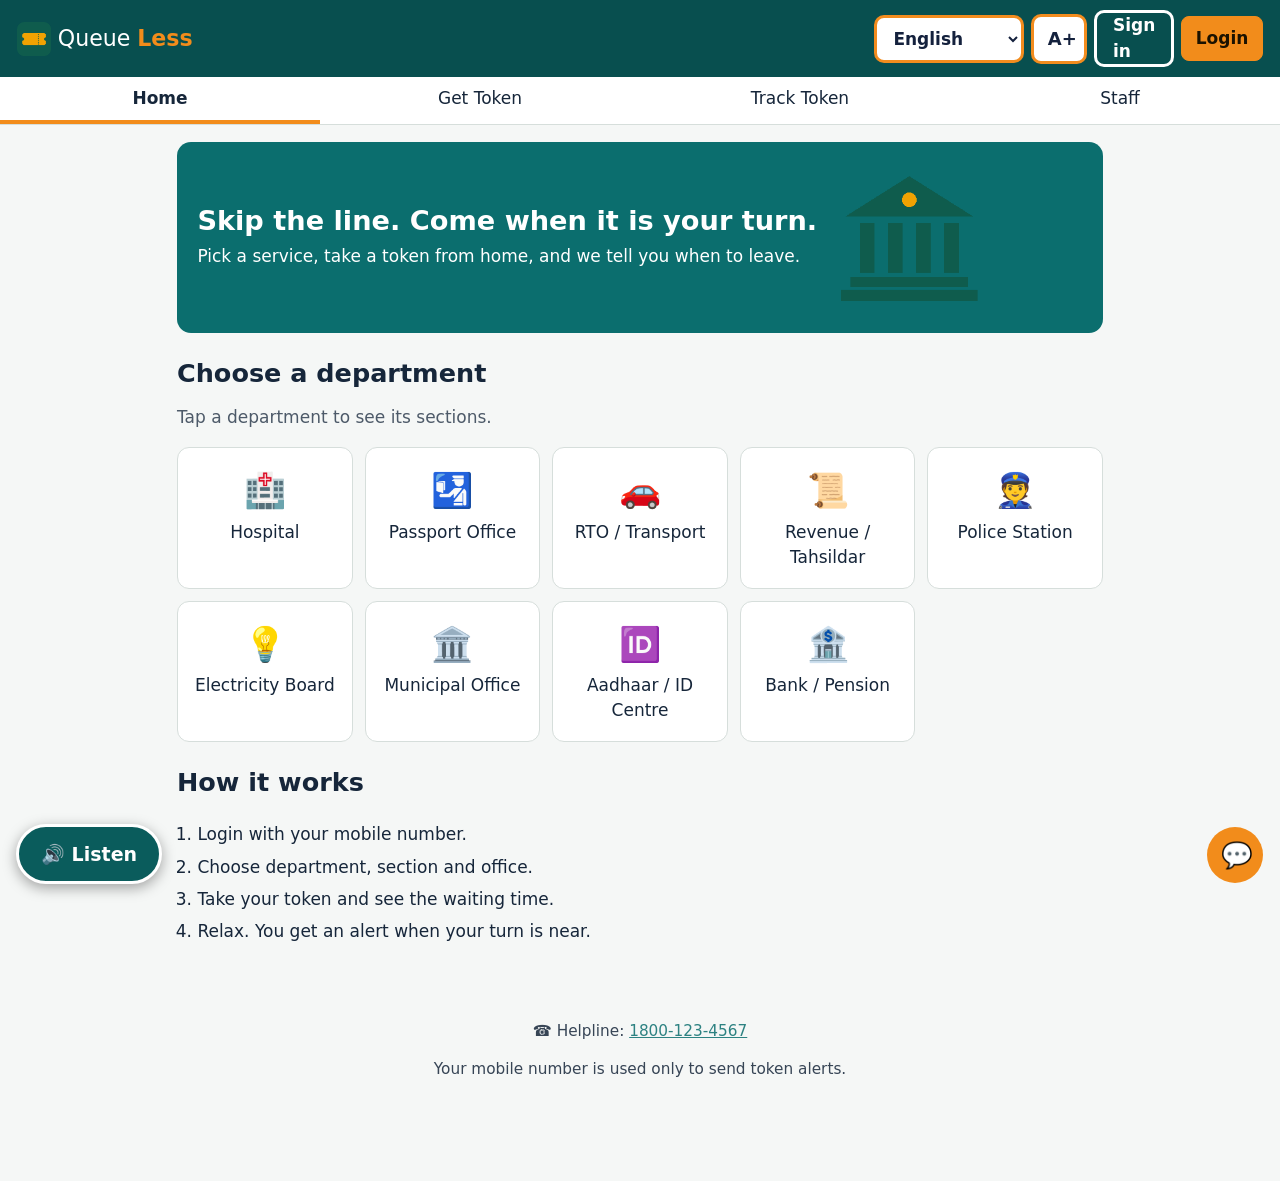
<file: index.html>
<!DOCTYPE html> 
<html lang="en"> 
<head> 
<meta charset="UTF-8"> 
<meta name="viewport" content="width=device-width, initial-scale=1"> 
<title>QueueLess - Wait Smart</title> 
<meta name="description" content="Take a virtual token for government offices and arrive only when your turn is near."> 
<link rel="icon" href="icon.svg"> 
<link rel="stylesheet" href="style.css"> 
<style> 
/* QueueLess visibility fix: language box and A+ button */ 
.top .tools select#lang{background:#fff!important;color:#14213d!important;border:3px solid #f28c1e!important;border-radius:10px!important;font-weight:700!important;font-size:17px!important;min-height:48px!important;padding:6px 12px!important;opacity:1!important} 
#lang option{background:#fff;color:#14213d} 
#lang:hover,#lang:focus{box-shadow:0 0 0 4px rgba(242,140,30,.5)} 
#fontBtn{background:#fff!important;color:#14213d!important;border:3px solid #f28c1e!important;border-radius:10px!important;font-weight:800!important;font-size:18px!important;min-height:48px!important;min-width:56px!important;opacity:1!important} 
#fontBtn:hover{background:#fff4e2!important} 
/* Sign in link */ 
#signinLink{display:inline-flex;align-items:center;min-height:48px;padding:0 16px;border:3px solid #fff;border-radius:10px;color:#fff;font-weight:700;font-size:17px;text-decoration:none;background:transparent} 
#signinLink:hover,#signinLink:focus-visible{background:rgba(255,255,255,.18)} 
</style> 
</head> 
<body> 
<header class="top"> 
  <a class="brand" href="#home"><img src="logo.png" alt="" onerror="this.remove()"> Queue<b>Less</b></a> 
  <div class="tools"> 
    <select id="lang" aria-label="Language"> 
      <option value="en">English</option><option value="hi">हिन्दी</option><option value="te">తెలుగు</option> 
      <option value="kn">ಕನ್ನಡ</option><option value="ta">தமிழ்</option> 
    </select> 
    <button id="fontBtn" aria-label="Larger text">A+</button> 
    <a id="signinLink" href="signin.html">Sign in</a> 
    <button id="userBtn" class="primary" data-i18n="login">Login</button> 
  </div> 
</header> 
 
<nav class="tabs" id="tabs"> 
  <button data-go="home" class="on" data-i18n="home">Home</button> 
  <button data-go="token" data-i18n="token">Get Token</button> 
  <button data-go="track" data-i18n="track">Track Token</button> 
  <button data-go="staff" data-i18n="staff">Staff</button> 
</nav> 
 
<main> 
  <!-- LOGIN --> 
  <dialog id="loginBox"> 
    <h2 data-i18n="login">Login</h2> 
    <label><span data-i18n="mobile">Mobile number</span> 
      <input id="lMobile" type="tel" inputmode="numeric" maxlength="10" placeholder="10-digit number"></label> 
    <button id="sendOtp" class="primary" data-i18n="sendOtp">Send OTP</button> 
    <div id="otpRow" hidden> 
      <label><span data-i18n="otp">Enter OTP</span> <small>(demo: 1234)</small> 
        <input id="lOtp" type="tel" inputmode="numeric" maxlength="4"></label> 
      <button id="verifyOtp" class="primary" data-i18n="verify">Verify</button> 
    </div> 
    <p id="loginMsg" class="msg" role="alert"></p> 
    <button id="closeLogin" class="ghost" data-i18n="close">Close</button> 
  </dialog> 
 
  <!-- HOME --> 
  <section id="home" class="page on"> 
    <div class="hero"> 
      <div> 
        <h1 data-i18n="heroTitle">Skip the line. Come when it is your turn.</h1> 
        <p data-i18n="heroSub">Pick a service, take a token from home, and we tell you when to leave.</p> 
      </div> 
      <img src="government.png" alt="" onerror="this.remove()">
    </div> 
    <h2 data-i18n="chooseDept">Choose a department</h2> 
    <p class="hint" data-i18n="tapDept">Tap a department to see its sections.</p> 
    <div id="deptGrid" class="grid"></div> 
    <div id="branchPanel" class="panel" hidden> 
      <h3 id="branchTitle"></h3> 
      <div id="branchList" class="chips"></div> 
    </div> 
    <h2 data-i18n="steps">How it works</h2> 
    <ol class="steps"> 
      <li data-i18n="s1">Login with your mobile number.</li> 
      <li data-i18n="s2">Choose department, section and office.</li> 
      <li data-i18n="s3">Take your token and see the waiting time.</li> 
      <li data-i18n="s4">Relax. You get an alert when your turn is near.</li> 
    </ol> 
  </section> 
 
  <!-- GET TOKEN --> 
  <section id="token" class="page"> 
    <h2 data-i18n="token">Get Token</h2> 
    <form id="tokenForm" class="form" novalidate> 
      <label><span data-i18n="dept">Department</span><select id="fDept" required></select></label> 
      <label><span data-i18n="branch">Section</span><select id="fBranch" required></select></label> 
      <label><span data-i18n="state">State / UT</span><select id="fState" required></select></label> 
      <label><span data-i18n="district">District</span><input id="fDistrict" list="distList" required placeholder="e.g. Rajkot"></label> 
      <datalist id="distList"></datalist> 
      <label><span data-i18n="office">Office</span><select id="fOffice" required></select></label> 
      <label><span data-i18n="name">Full name</span><input id="fName" required autocomplete="name"></label> 
      <label><span data-i18n="mobile">Mobile number</span><input id="fMobile" type="tel" inputmode="numeric" maxlength="10" required></label> 
      <div id="preview" class="panel" hidden></div> 
      <p id="formMsg" class="msg" role="alert"></p> 
      <button class="primary big" data-i18n="getToken">Get my token</button> 
    </form> 
    <div id="ticket" class="ticket" hidden></div> 
  </section> 
 
  <!-- TRACK --> 
  <section id="track" class="page"> 
    <h2 data-i18n="track">Track Token</h2> 
    <div class="form"> 
      <label><span data-i18n="tokenNo">Token number</span><input id="tIn" placeholder="HOS-CAR-012"></label> 
      <button id="tBtn" class="primary big" data-i18n="track">Track Token</button> 
      <p id="tMsg" class="msg" role="alert"></p> 
      <div id="myTokens" class="chips"></div> 
    </div> 
    <div id="tView" class="ticket" hidden></div> 
  </section> 
 
  <!-- STAFF --> 
  <section id="staff" class="page"> 
    <h2 data-i18n="staff">Staff dashboard</h2> 
    <div id="staffLogin" class="form"> 
      <label><span>Staff PIN</span> <small>(demo: 4321)</small><input id="pin" type="password" inputmode="numeric" maxlength="4"></label> 
      <button id="pinBtn" class="primary" data-i18n="verify">Verify</button> 
      <p id="pinMsg" class="msg"></p> 
    </div> 
    <div id="staffView" hidden> 
      <div class="form row"> 
        <select id="sDept"></select><select id="sBranch"></select> 
      </div> 
      <div id="sBoard" class="ticket"></div> 
    </div> 
  </section> 
</main> 
 
<footer> 
  <p>☎ <span data-i18n="helpline">Helpline</span>: <a href="tel:18001234567">1800-123-4567</a></p> 
  <p data-i18n="privacy">Your mobile number is used only to send token alerts.</p> 
</footer> 
 
<button id="chatBtn" class="chat" aria-label="Help">💬</button> 
<div id="chatBox" class="chatbox" hidden> 
  <div id="chatLog"></div> 
  <div id="chatQs" class="chips"></div> 
</div> 
<div id="toast" role="status" aria-live="polite"></div> 
<script src="script.js"></script> 
<script src="queueless-extras.js"></script> 
</body> 
</html>
</file>
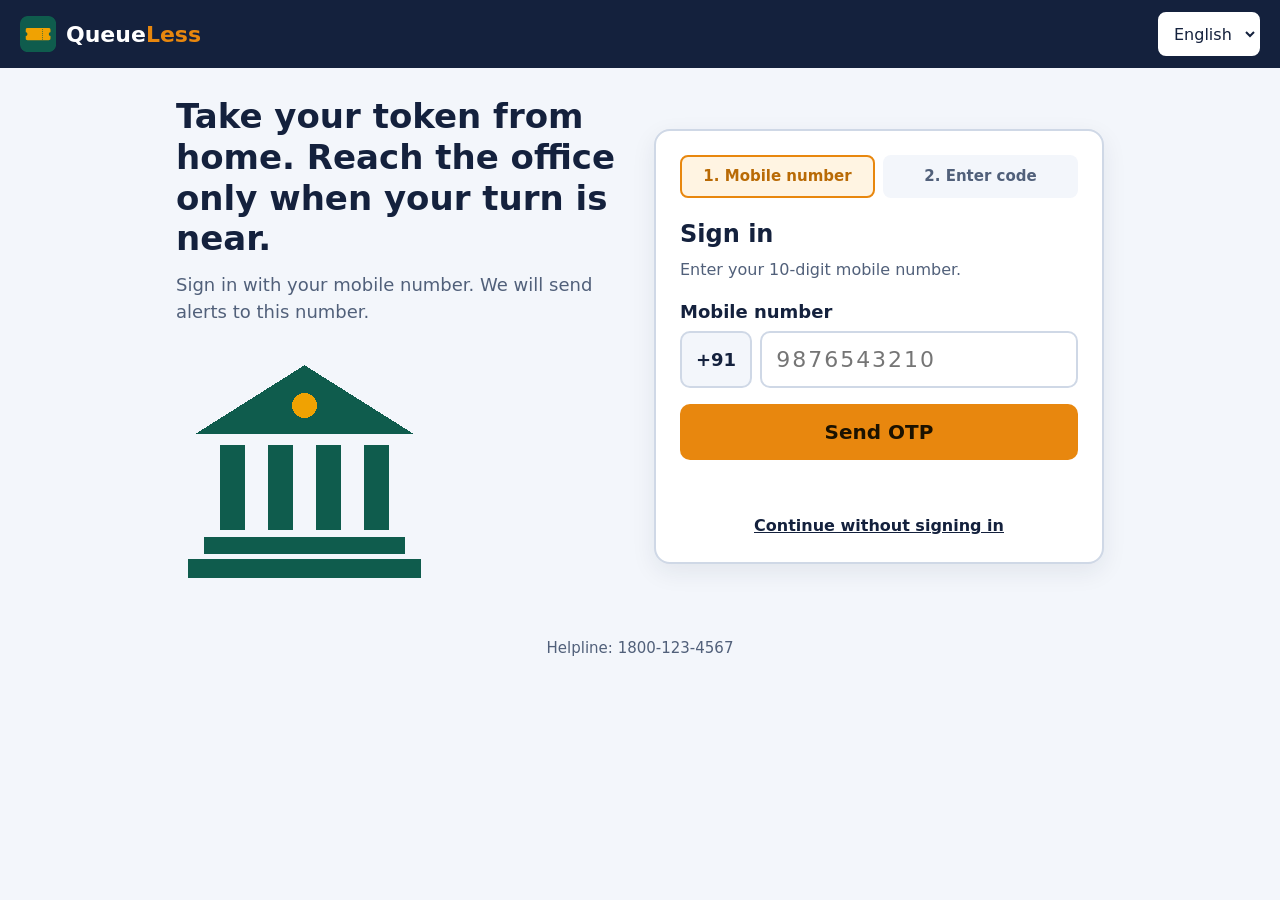
<file: signin.html>
<!DOCTYPE html>
<html lang="en">
<head>
<meta charset="UTF-8">
<meta name="viewport" content="width=device-width, initial-scale=1">
<title>Sign in - QueueLess</title>
<style>
  :root{
    --navy:#14213d; --saffron:#e8870e; --saffron-dark:#b96a05;
    --bg:#f3f6fb; --card:#ffffff; --line:#cfd8e6; --ok:#1b7a3d; --err:#b3261e; --muted:#51607a;
  }
  *{box-sizing:border-box}
  html,body{margin:0;min-height:100%}
  body{
    font-family:"Noto Sans","Segoe UI",system-ui,-apple-system,Roboto,Arial,sans-serif;
    background:var(--bg); color:var(--navy); line-height:1.5; font-size:18px;
  }
  .top{
    background:var(--navy); color:#fff; display:flex; align-items:center;
    justify-content:space-between; gap:12px; padding:12px 20px;
  }
  .brand{display:flex; align-items:center; gap:10px; color:#fff; text-decoration:none; font-size:22px; font-weight:700}
  .brand img{height:36px; width:auto; display:block}
  .brand span b{color:var(--saffron)}
  .lang select{
    font:inherit; font-size:16px; padding:8px 10px; border-radius:8px; border:2px solid #fff;
    background:#fff; color:var(--navy); min-height:44px;
  }
  main{
    max-width:960px; margin:0 auto; padding:28px 16px 40px;
    display:grid; grid-template-columns:1fr 1fr; gap:28px; align-items:center;
  }
  .intro h1{font-size:34px; line-height:1.2; margin:0 0 12px}
  .intro p{color:var(--muted); margin:0 0 16px}
  .intro img{max-width:100%; height:auto; border-radius:12px; display:block}
  .card{
    background:var(--card); border:2px solid var(--line); border-radius:16px; padding:24px;
    box-shadow:0 8px 24px rgba(20,33,61,.08);
  }
  .steps{display:flex; gap:8px; margin:0 0 18px; padding:0; list-style:none}
  .steps li{
    flex:1; padding:8px 10px; border-radius:8px; background:var(--bg); color:var(--muted);
    font-size:15px; font-weight:600; text-align:center; border:2px solid transparent;
  }
  .steps li.on{background:#fff4e2; color:var(--saffron-dark); border-color:var(--saffron)}
  .steps li.done{background:#e6f4ea; color:var(--ok)}
  h2{font-size:24px; margin:0 0 6px}
  .hint{color:var(--muted); font-size:16px; margin:0 0 16px}
  label{display:block; font-weight:700; margin:0 0 6px}
  .phone{display:flex; gap:8px}
  .cc{
    display:flex; align-items:center; padding:0 14px; border:2px solid var(--line);
    border-radius:10px; background:var(--bg); font-weight:700; min-height:56px;
  }
  input{
    font:inherit; font-size:22px; letter-spacing:2px; width:100%; min-height:56px;
    padding:10px 14px; border:2px solid var(--line); border-radius:10px; color:var(--navy);
  }
  input:focus,select:focus,button:focus-visible,a:focus-visible{outline:3px solid var(--saffron); outline-offset:2px}
  .btn{
    display:block; width:100%; margin-top:16px; min-height:56px; border:0; border-radius:10px;
    background:var(--saffron); color:#1b1200; font:inherit; font-weight:700; font-size:20px; cursor:pointer;
  }
  .btn:hover{background:#f29a2e}
  .btn.ghost{background:transparent; border:2px solid var(--line); color:var(--navy); font-size:17px; min-height:48px}
  .btn.ghost:hover{background:var(--bg)}
  .msg{min-height:26px; margin:10px 0 0; font-weight:600; font-size:16px}
  .msg.err{color:var(--err)} .msg.ok{color:var(--ok)}
  .demo{margin-top:14px; padding:10px 12px; background:#fff4e2; border-radius:8px; font-size:15px}
  .skip{text-align:center; margin:18px 0 0; font-size:16px}
  .skip a{color:var(--navy); font-weight:700}
  .hidden{display:none}
  footer{text-align:center; color:var(--muted); font-size:15px; padding:0 16px 28px}
  @media (max-width:760px){
    main{grid-template-columns:1fr; padding-top:18px}
    .intro{order:2} .intro h1{font-size:26px}
  }
  @media (prefers-reduced-motion:reduce){*{transition:none!important;animation:none!important}}
</style>
</head>
<body>

<header class="top">
  <a class="brand" href="index.html" aria-label="QueueLess home">
    <img src="logo.png" alt="" onerror="this.style.display='none'">
    <span>Queue<b>Less</b></span>
  </a>
  <div class="lang">
    <label for="lang" class="hidden">Language</label>
    <select id="lang" aria-label="Language">
      <option value="en">English</option>
      <option value="hi">हिन्दी</option>
      <option value="te">తెలుగు</option>
    </select>
  </div>
</header>

<main>
  <section class="intro">
    <h1 data-t="heroTitle">Take your token from home. Reach the office only when your turn is near.</h1>
    <p data-t="heroText">Sign in with your mobile number. We will send alerts to this number.</p>
    <img src="government.png" alt="" onerror="this.style.display='none'">
  </section>

  <section class="card" aria-live="polite">
    <ol class="steps">
      <li id="s1" class="on"><span data-t="step1">1. Mobile number</span></li>
      <li id="s2"><span data-t="step2">2. Enter code</span></li>
    </ol>

    <!-- Step 1 -->
    <div id="stepMobile">
      <h2 data-t="signIn">Sign in</h2>
      <p class="hint" data-t="mobileHint">Enter your 10-digit mobile number.</p>
      <label for="mobile" data-t="mobileLabel">Mobile number</label>
      <div class="phone">
        <div class="cc">+91</div>
        <input id="mobile" type="tel" inputmode="numeric" maxlength="10" autocomplete="tel-national" placeholder="9876543210">
      </div>
      <button class="btn" id="sendBtn" type="button" data-t="sendOtp">Send OTP</button>
      <p class="msg" id="msg1"></p>
    </div>

    <!-- Step 2 -->
    <div id="stepOtp" class="hidden">
      <h2 data-t="otpTitle">Enter the code</h2>
      <p class="hint"><span data-t="otpHint">We sent a 4-digit code to</span> <b id="shownNum"></b></p>
      <label for="otp" data-t="otpLabel">4-digit code</label>
      <input id="otp" type="text" inputmode="numeric" maxlength="4" autocomplete="one-time-code" placeholder="••••">
      <button class="btn" id="verifyBtn" type="button" data-t="verify">Verify and sign in</button>
      <button class="btn ghost" id="backBtn" type="button" data-t="change">Change mobile number</button>
      <p class="msg" id="msg2"></p>
      <div class="demo" data-t="demo">Demo mode: use code 1234.</div>
    </div>

    <p class="skip"><a href="index.html" data-t="skip">Continue without signing in</a></p>
  </section>
</main>

<footer data-t="helpline">Helpline: 1800-123-4567</footer>

<script>
(function(){
  var T = {
    en:{heroTitle:"Take your token from home. Reach the office only when your turn is near.",
      heroText:"Sign in with your mobile number. We will send alerts to this number.",
      step1:"1. Mobile number",step2:"2. Enter code",signIn:"Sign in",
      mobileHint:"Enter your 10-digit mobile number.",mobileLabel:"Mobile number",sendOtp:"Send OTP",
      otpTitle:"Enter the code",otpHint:"We sent a 4-digit code to",otpLabel:"4-digit code",
      verify:"Verify and sign in",change:"Change mobile number",demo:"Demo mode: use code 1234.",
      skip:"Continue without signing in",helpline:"Helpline: 1800-123-4567",
      badMobile:"Enter a valid 10-digit mobile number starting with 6, 7, 8 or 9.",
      sent:"Code sent.",badOtp:"The code is not correct. Try 1234.",ok:"Signed in. Taking you to the home page..."},
    hi:{heroTitle:"घर से टोकन लें। अपनी बारी पास आने पर ही दफ़्तर पहुँचें।",
      heroText:"अपने मोबाइल नंबर से साइन इन करें। अलर्ट इसी नंबर पर भेजे जाएँगे।",
      step1:"1. मोबाइल नंबर",step2:"2. कोड डालें",signIn:"साइन इन",
      mobileHint:"अपना 10 अंकों का मोबाइल नंबर डालें।",mobileLabel:"मोबाइल नंबर",sendOtp:"OTP भेजें",
      otpTitle:"कोड डालें",otpHint:"हमने 4 अंकों का कोड भेजा है:",otpLabel:"4 अंकों का कोड",
      verify:"जाँचें और साइन इन करें",change:"मोबाइल नंबर बदलें",demo:"डेमो मोड: कोड 1234 डालें।",
      skip:"बिना साइन इन के आगे बढ़ें",helpline:"हेल्पलाइन: 1800-123-4567",
      badMobile:"6, 7, 8 या 9 से शुरू होने वाला सही 10 अंकों का नंबर डालें।",
      sent:"कोड भेज दिया गया।",badOtp:"कोड सही नहीं है। 1234 डालें।",ok:"साइन इन हो गया। होम पेज खुल रहा है..."},
    te:{heroTitle:"ఇంటి నుంచే టోకెన్ తీసుకోండి. మీ వంతు దగ్గర పడినప్పుడే ఆఫీసుకు చేరుకోండి.",
      heroText:"మీ మొబైల్ నంబర్‌తో సైన్ ఇన్ చేయండి. అలర్ట్‌లు ఈ నంబర్‌కే వస్తాయి.",
      step1:"1. మొబైల్ నంబర్",step2:"2. కోడ్ నమోదు",signIn:"సైన్ ఇన్",
      mobileHint:"మీ 10 అంకెల మొబైల్ నంబర్ నమోదు చేయండి.",mobileLabel:"మొబైల్ నంబర్",sendOtp:"OTP పంపండి",
      otpTitle:"కోడ్ నమోదు చేయండి",otpHint:"4 అంకెల కోడ్ ఇక్కడికి పంపాము:",otpLabel:"4 అంకెల కోడ్",
      verify:"ధృవీకరించి సైన్ ఇన్ చేయండి",change:"మొబైల్ నంబర్ మార్చండి",demo:"డెమో మోడ్: కోడ్ 1234 వాడండి.",
      skip:"సైన్ ఇన్ లేకుండా కొనసాగండి",helpline:"హెల్ప్‌లైన్: 1800-123-4567",
      badMobile:"6, 7, 8 లేదా 9తో మొదలయ్యే సరైన 10 అంకెల నంబర్ ఇవ్వండి.",
      sent:"కోడ్ పంపబడింది.",badOtp:"కోడ్ సరిగా లేదు. 1234 ప్రయత్నించండి.",ok:"సైన్ ఇన్ అయింది. హోమ్ పేజీకి వెళ్తున్నాము..."}
  };

  var $ = function(id){return document.getElementById(id)};
  var lang = "en";
  try { lang = localStorage.getItem("queueless_lang") || "en"; } catch(e){}
  if(!T[lang]) lang = "en";

  function apply(){
    document.documentElement.lang = lang;
    $("lang").value = lang;
    var nodes = document.querySelectorAll("[data-t]");
    for(var i=0;i<nodes.length;i++){
      var k = nodes[i].getAttribute("data-t");
      if(T[lang][k]) nodes[i].textContent = T[lang][k];
    }
  }
  function say(el, key, type){ el.textContent = T[lang][key] || ""; el.className = "msg " + (type||""); }

  $("lang").addEventListener("change", function(){
    lang = this.value;
    try { localStorage.setItem("queueless_lang", lang); } catch(e){}
    apply();
  });

  $("mobile").addEventListener("input", function(){ this.value = this.value.replace(/\D/g,"").slice(0,10); });
  $("otp").addEventListener("input", function(){ this.value = this.value.replace(/\D/g,"").slice(0,4); });

  function sendOtp(){
    var m = $("mobile").value;
    if(!/^[6-9]\d{9}$/.test(m)){ say($("msg1"),"badMobile","err"); $("mobile").focus(); return; }
    $("msg1").textContent = "";
    $("shownNum").textContent = "+91 " + m;
    $("stepMobile").classList.add("hidden");
    $("stepOtp").classList.remove("hidden");
    $("s1").className = "done"; $("s2").className = "on";
    say($("msg2"),"sent","ok");
    $("otp").focus();
  }

  function verify(){
    if($("otp").value !== "1234"){ say($("msg2"),"badOtp","err"); $("otp").focus(); return; }
    try {
      localStorage.setItem("queueless_user", JSON.stringify({mobile:$("mobile").value, signedInAt:Date.now()}));
    } catch(e){}
    say($("msg2"),"ok","ok");
    setTimeout(function(){ window.location.href = "index.html"; }, 900);
  }

  $("sendBtn").addEventListener("click", sendOtp);
  $("verifyBtn").addEventListener("click", verify);
  $("backBtn").addEventListener("click", function(){
    $("stepOtp").classList.add("hidden");
    $("stepMobile").classList.remove("hidden");
    $("s1").className = "on"; $("s2").className = "";
    $("otp").value = ""; $("msg2").textContent = "";
    $("mobile").focus();
  });
  $("mobile").addEventListener("keydown", function(e){ if(e.key==="Enter") sendOtp(); });
  $("otp").addEventListener("keydown", function(e){ if(e.key==="Enter") verify(); });

  apply();
})();
</script>
</body>
</html>
</file>
<file: style.css>
:root{--ink:#16263a;--teal:#0b6e6e;--teal-d:#084f4f;--saffron:#f28c1b;--bg:#f5f7f6;--card:#fff;--line:#d6dedb;--ok:#1d7a3e;--bad:#b3261e;--fs:17px}
@media(prefers-color-scheme:dark){:root{--ink:#e8eeee;--bg:#10181c;--card:#18242a;--line:#2d3d44;--teal:#3fb5b0;--teal-d:#2c8f8a}}
*{box-sizing:border-box}
html{font-size:var(--fs)}
body{margin:0;font-family:"Noto Sans","Segoe UI",system-ui,sans-serif;background:var(--bg);color:var(--ink);line-height:1.5}
:focus-visible{outline:3px solid var(--saffron);outline-offset:2px}
.top{display:flex;justify-content:space-between;align-items:center;gap:.5rem;padding:.6rem 1rem;background:var(--teal-d);color:#fff;position:sticky;top:0;z-index:5}
.brand{display:flex;align-items:center;gap:.4rem;color:#fff;text-decoration:none;font-size:1.3rem}
.brand img{height:34px}.brand b{color:var(--saffron)}
.tools{display:flex;gap:.4rem;align-items:center}
button,select,input{font:inherit;color:inherit}
button{cursor:pointer;border:1px solid var(--line);background:var(--card);padding:.5rem .8rem;border-radius:8px;min-height:44px}
button.primary{background:var(--saffron);border-color:var(--saffron);color:#1b1200;font-weight:700}
button.ghost{background:none}
button.big{width:100%;font-size:1.1rem;margin-top:.6rem}
.tabs{display:flex;overflow-x:auto;background:var(--card);border-bottom:1px solid var(--line)}
.tabs button{border:0;border-radius:0;border-bottom:4px solid transparent;background:none;flex:1;white-space:nowrap}
.tabs button.on{border-bottom-color:var(--saffron);font-weight:700}
main{max-width:960px;margin:auto;padding:1rem}
.page{display:none}.page.on{display:block}
.hero{display:flex;align-items:center;gap:1rem;background:var(--teal);color:#fff;padding:1.2rem;border-radius:14px}
.hero h1{margin:0 0 .4rem;font-size:1.6rem;line-height:1.2}.hero p{margin:0}.hero img{max-width:150px;border-radius:10px}
.hint{margin-top:-.5rem;opacity:.75}
.grid{display:grid;grid-template-columns:repeat(auto-fill,minmax(150px,1fr));gap:.7rem}
.dept{display:flex;flex-direction:column;align-items:center;gap:.2rem;padding:1rem .5rem;text-align:center;border-radius:12px;min-height:110px}
.dept span{font-size:2rem}.dept.on{border:2px solid var(--saffron)}
.panel{background:var(--card);border:1px solid var(--line);border-radius:12px;padding:1rem;margin:.8rem 0}
.chips{display:flex;flex-wrap:wrap;gap:.5rem}
.chips button{border-radius:999px}
.steps{padding-left:1.2rem}.steps li{margin:.4rem 0}
.form{background:var(--card);border:1px solid var(--line);border-radius:12px;padding:1rem;display:grid;gap:.8rem;max-width:560px}
.form.row{grid-template-columns:1fr 1fr}
label{display:grid;gap:.25rem;font-weight:600}
input,select{padding:.6rem;border:1px solid var(--line);border-radius:8px;background:var(--bg);min-height:44px;width:100%}
.msg{margin:0;min-height:1.2em;color:var(--bad);font-weight:600}.msg.ok{color:var(--ok)}
.ticket{background:var(--card);border:2px dashed var(--teal);border-radius:14px;padding:1rem;margin-top:1rem;max-width:560px}
.ticket .no{font-size:2.2rem;font-weight:800;color:var(--teal);letter-spacing:.05em}
.stats{display:grid;grid-template-columns:repeat(3,1fr);gap:.5rem;text-align:center;margin:.8rem 0}
.stats div{background:var(--bg);border-radius:10px;padding:.5rem}.stats b{display:block;font-size:1.4rem}
.bar{height:12px;background:var(--line);border-radius:6px;overflow:hidden}.bar i{display:block;height:100%;background:var(--ok);transition:width .6s}
.alert{background:var(--saffron);color:#1b1200;padding:.6rem;border-radius:8px;font-weight:700;margin-top:.6rem}
dialog{border:0;border-radius:14px;padding:1.2rem;width:min(92vw,380px);background:var(--card);color:var(--ink)}
dialog::backdrop{background:#0008}dialog label,dialog button{margin-top:.6rem}
footer{text-align:center;padding:1.5rem 1rem 5rem;opacity:.85;font-size:.9rem}
footer a{color:var(--teal)}
.chat{position:fixed;right:1rem;bottom:1rem;width:56px;height:56px;border-radius:50%;font-size:1.5rem;background:var(--saffron);border:0}
.chatbox{position:fixed;right:1rem;bottom:5rem;width:min(90vw,320px);background:var(--card);border:1px solid var(--line);border-radius:12px;padding:.8rem;z-index:6}
#chatLog{max-height:200px;overflow:auto;margin-bottom:.5rem}#chatLog p{margin:.3rem 0;background:var(--bg);padding:.4rem .6rem;border-radius:8px}
#toast{position:fixed;left:50%;bottom:1.2rem;transform:translateX(-50%);background:var(--ink);color:var(--bg);padding:.6rem 1rem;border-radius:8px;opacity:0;pointer-events:none;transition:opacity .3s;z-index:9}
#toast.show{opacity:1}
.srow{display:flex;justify-content:space-between;gap:.5rem;border-bottom:1px solid var(--line);padding:.4rem 0}
@media(max-width:560px){.hero{flex-direction:column;text-align:center}.form.row{grid-template-columns:1fr}}
@media(prefers-reduced-motion:reduce){*{transition:none!important}}
</file>
